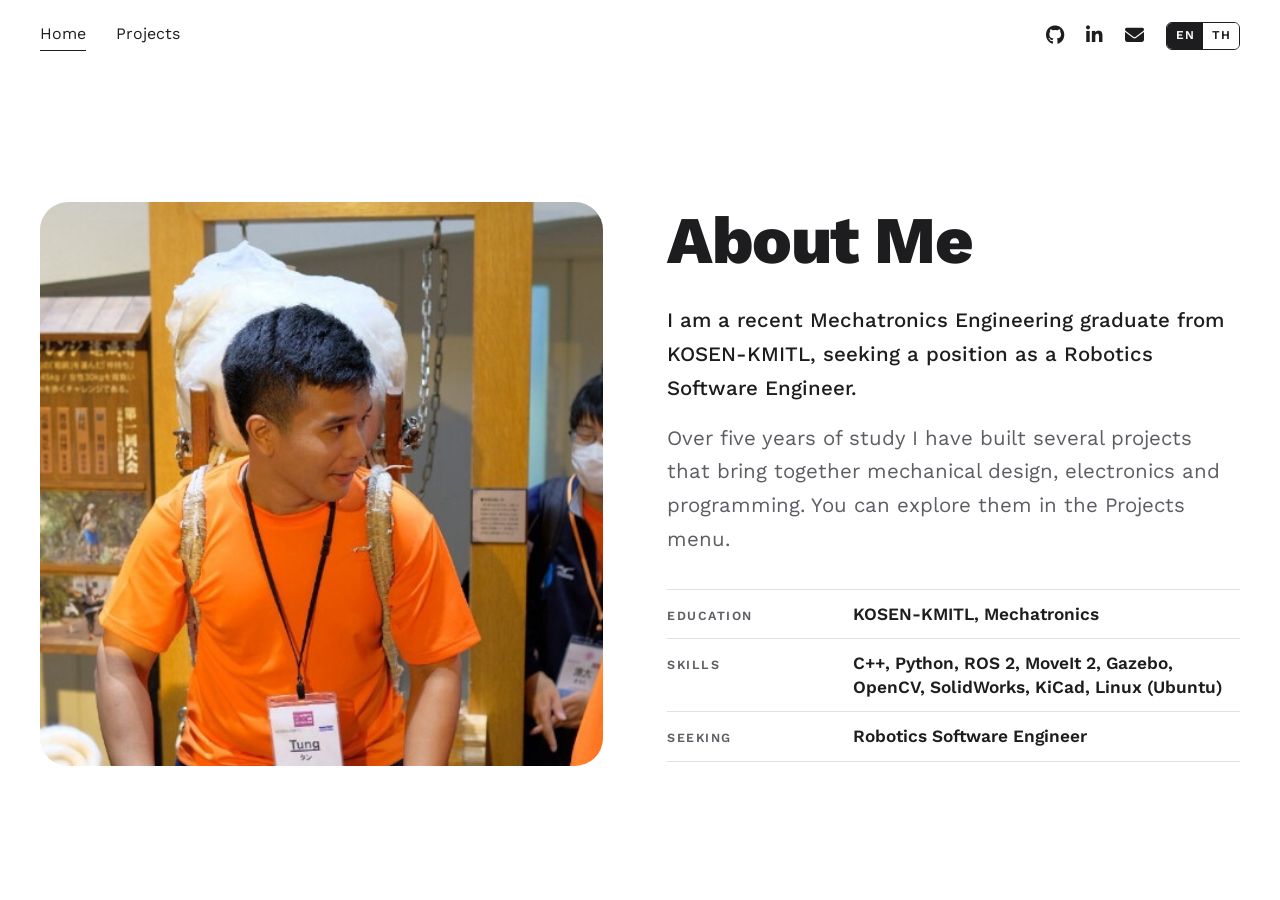
<file: index.html>
<!doctype html>
<html lang="en">
<head>
  <meta charset="utf-8">
  <meta name="viewport" content="width=device-width, initial-scale=1">
  <title>Portfolio</title>
  <link rel="preconnect" href="https://fonts.googleapis.com">
  <link rel="preconnect" href="https://fonts.gstatic.com" crossorigin>
  <link rel="stylesheet" href="https://fonts.googleapis.com/css2?family=Work+Sans:wght@400;500;600;800&family=Noto+Sans+Thai:wght@400;500;700;800&family=JetBrains+Mono:wght@400&display=swap">
  <link rel="stylesheet" href="https://cdnjs.cloudflare.com/ajax/libs/font-awesome/6.5.1/css/all.min.css">
  <link rel="stylesheet" href="assets/css/style.css">
</head>
<body data-page="home">
  <div id="site-header"></div>
  <main id="app"></main>
  <script src="data/projects.js"></script>
  <script src="assets/js/main.js"></script>
</body>
</html>
</file>
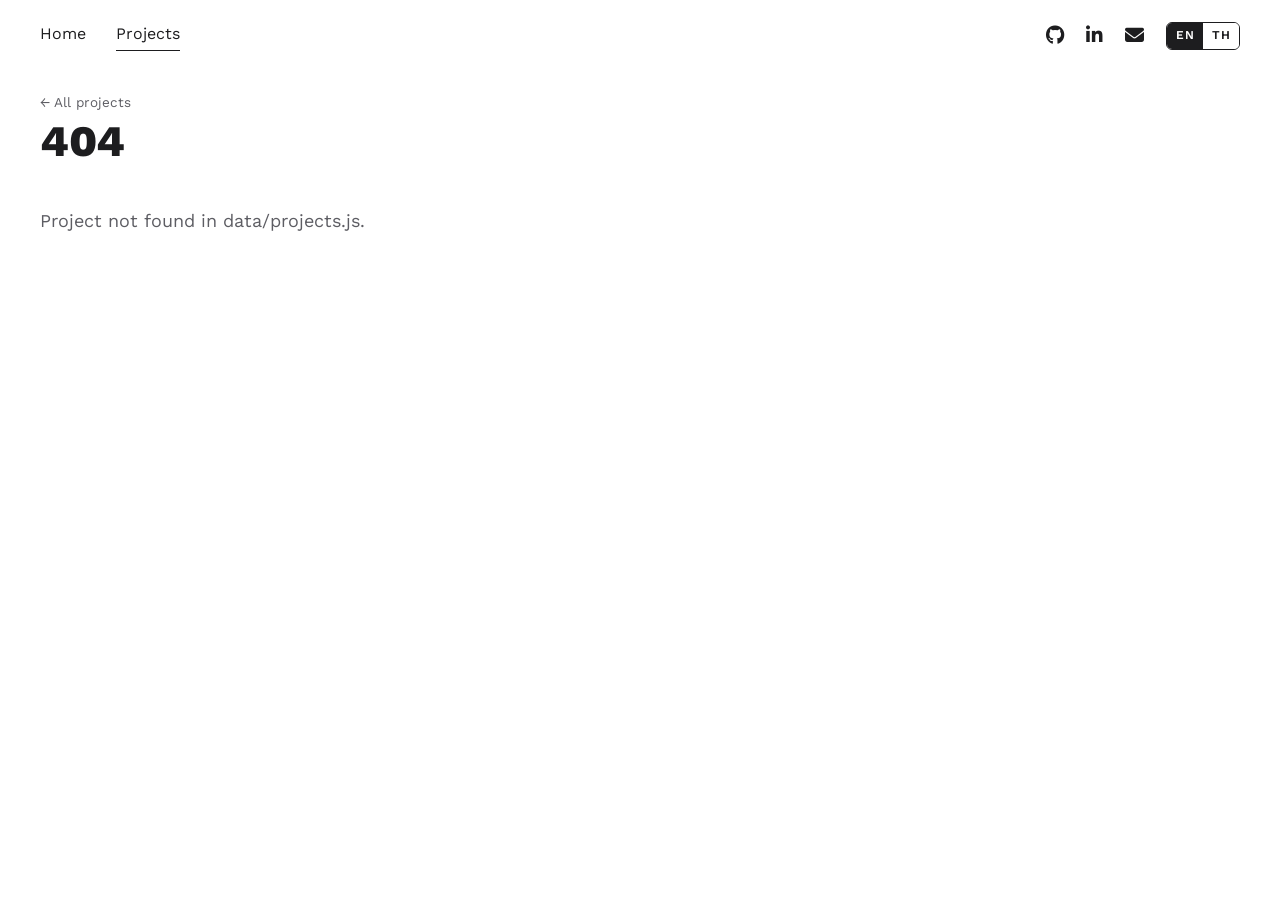
<file: project.html>
<!doctype html>
<html lang="en">
<head>
  <meta charset="utf-8">
  <meta name="viewport" content="width=device-width, initial-scale=1">
  <title>Portfolio</title>
  <link rel="preconnect" href="https://fonts.googleapis.com">
  <link rel="preconnect" href="https://fonts.gstatic.com" crossorigin>
  <link rel="stylesheet" href="https://fonts.googleapis.com/css2?family=Work+Sans:wght@400;500;600;800&family=Noto+Sans+Thai:wght@400;500;700;800&family=JetBrains+Mono:wght@400&display=swap">
  <link rel="stylesheet" href="https://cdnjs.cloudflare.com/ajax/libs/font-awesome/6.5.1/css/all.min.css">
  <link rel="stylesheet" href="assets/css/style.css">
</head>
<body data-page="project">
  <div id="site-header"></div>
  <main id="app"></main>
  <script src="data/projects.js"></script>
  <script src="assets/js/main.js"></script>
</body>
</html>
</file>
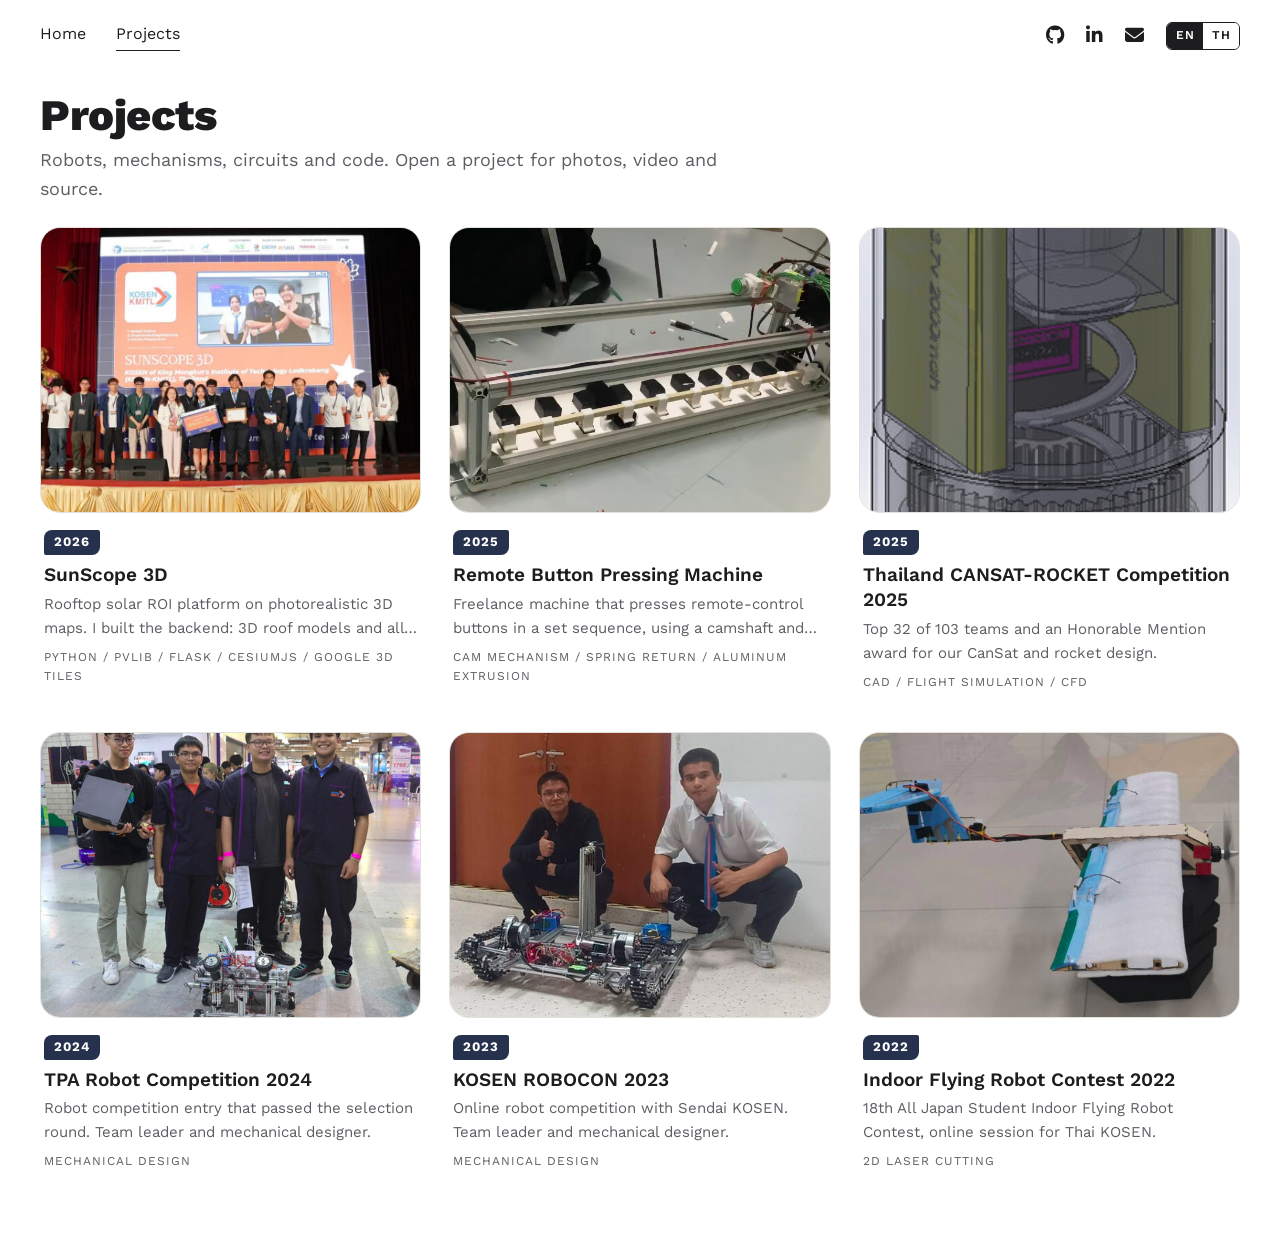
<file: projects.html>
<!doctype html>
<html lang="en">
<head>
  <meta charset="utf-8">
  <meta name="viewport" content="width=device-width, initial-scale=1">
  <title>Portfolio</title>
  <link rel="preconnect" href="https://fonts.googleapis.com">
  <link rel="preconnect" href="https://fonts.gstatic.com" crossorigin>
  <link rel="stylesheet" href="https://fonts.googleapis.com/css2?family=Work+Sans:wght@400;500;600;800&family=Noto+Sans+Thai:wght@400;500;700;800&family=JetBrains+Mono:wght@400&display=swap">
  <link rel="stylesheet" href="https://cdnjs.cloudflare.com/ajax/libs/font-awesome/6.5.1/css/all.min.css">
  <link rel="stylesheet" href="assets/css/style.css">
</head>
<body data-page="projects">
  <div id="site-header"></div>
  <main id="app"></main>
  <script src="data/projects.js"></script>
  <script src="assets/js/main.js"></script>
</body>
</html>
</file>
<file: assets/css/style.css>
/* Full-screen landscape portfolio. Every page fits one screen; flat colors, no gradients. */

:root {
  --bg: #ffffff;
  --soft: #f6f5f2;
  --ink: #1d1d1f;
  --muted: #5d5d63;
  --line: #e3e1dc;
  --navy: #26324d;
  --navy-hover: #1a2338;
  --on-navy: #ffffff;
  --radius: 28px;
  --hdr: 72px;
  --screen-h: calc(100vh - var(--hdr));
  --font: "Work Sans", "Noto Sans Thai", "Helvetica Neue", Arial, sans-serif;
  --mono: "JetBrains Mono", "Courier New", "Noto Sans Thai", monospace;
}
@supports (height: 100dvh) {
  :root { --screen-h: calc(100dvh - var(--hdr)); }
}

* { box-sizing: border-box; }

html, body { height: 100%; }

body {
  margin: 0;
  overflow: hidden;
  background: var(--bg);
  color: var(--ink);
  font-family: var(--font);
  font-size: 17px;
  line-height: 1.6;
}

a { color: inherit; }
img { max-width: 100%; }
button { font: inherit; color: inherit; }

/* ---------- Header ---------- */

.site-header {
  height: var(--hdr);
  display: flex;
  justify-content: space-between;
  align-items: center;
  gap: 16px;
  padding: 0 40px;
  max-width: 1320px;
  margin: 0 auto;
}
.nav-links { display: flex; gap: 30px; }
.nav-links a {
  text-decoration: none;
  font-size: 16px;
  padding-bottom: 3px;
  border-bottom: 1.5px solid transparent;
}
.nav-links a:hover { border-bottom-color: var(--muted); }
.nav-links a.active { border-bottom-color: var(--ink); }

.nav-right { display: flex; align-items: center; justify-content: flex-end; gap: 22px; }
.nav-right .social { font-size: 19px; text-decoration: none; }
.nav-right .social:hover { color: var(--muted); }

.lang-switch { display: flex; border: 1px solid var(--ink); border-radius: 6px; overflow: hidden; }
.lang-switch button {
  font-size: 12px;
  font-weight: 600;
  letter-spacing: 0.5px;
  padding: 3px 9px;
  border: 0;
  background: var(--bg);
  cursor: pointer;
}
.lang-switch button[aria-pressed="true"] { background: var(--ink); color: var(--bg); }

/* ---------- Arrow buttons ---------- */

.arrow {
  display: inline-flex;
  align-items: center;
  gap: 8px;
  height: 34px;
  padding: 0 14px;
  border: 1.5px solid var(--navy);
  border-radius: 12px 3px 12px 3px;
  color: var(--navy);
  background: var(--bg);
  text-decoration: none;
  font-size: 14px;
  font-weight: 600;
  white-space: nowrap;
  cursor: pointer;
}
.arrow:hover { background: var(--navy); color: var(--on-navy); }
.arrow.disabled { opacity: 0.3; pointer-events: none; }
.arrow.icon { width: 34px; padding: 0; justify-content: center; }

/* ---------- Screen ---------- */

#app { height: var(--screen-h); overflow: hidden; }

.screen {
  height: 100%;
  max-width: 1320px;
  margin: 0 auto;
  padding: 20px 40px 24px;
  display: flex;
  flex-direction: column;
  animation: enter .35s ease-out;
}
@keyframes enter { from { opacity: 0; transform: translateX(14px); } to { opacity: 1; transform: none; } }

.screen-head {
  flex: none;
  display: flex;
  justify-content: space-between;
  align-items: flex-end;
  gap: 24px;
  margin-bottom: 24px;
}
.screen-head h1 {
  font-size: clamp(28px, min(3.4vw, 6vh), 48px);
  font-weight: 800;
  letter-spacing: -0.5px;
  line-height: 1.1;
  margin: 0;
}
.screen-head .lead { margin: 6px 0 0; }
.screen-body { flex: 1; min-height: 0; position: relative; }

.label {
  font-size: 13px;
  font-weight: 600;
  text-transform: uppercase;
  letter-spacing: 2px;
  color: var(--muted);
  margin: 0 0 16px;
  padding-bottom: 8px;
  border-bottom: 1px solid var(--line);
}
h3 { font-size: 19px; font-weight: 600; margin: 0 0 4px; line-height: 1.3; }
.lead { color: var(--muted); max-width: 680px; font-size: 18px; }
.scroll-y { overflow-y: auto; }


/* ---------- Home hero ---------- */

.hero {
  display: grid;
  grid-template-columns: auto 1fr;
  gap: clamp(40px, 5vw, 80px);
  align-items: center;
}
.hero-photo img {
  display: block;
  width: min(calc(var(--screen-h) - 64px), 44vw, 620px);
  aspect-ratio: 1 / 1;
  object-fit: cover;
  border-radius: var(--radius);
}
.hero-text { max-width: 640px; }
.eyebrow {
  display: flex;
  align-items: center;
  gap: 14px;
  font-size: 14px;
  font-weight: 600;
  text-transform: uppercase;
  letter-spacing: 2.5px;
  color: var(--navy);
  margin-bottom: min(14px, 1.6vh);
}
.eyebrow::before { content: ""; width: 36px; height: 2px; background: var(--navy); }
.hero-text h1 {
  font-size: clamp(40px, min(5.2vw, 9.5vh), 80px);
  font-weight: 800;
  line-height: 1.05;
  letter-spacing: -1.5px;
  margin: 0 0 min(28px, 3.4vh);
}
.intro p {
  font-size: clamp(17px, min(1.6vw, 2.7vh), 21px);
  line-height: 1.65;
  color: var(--muted);
  margin: 0 0 min(16px, 1.8vh);
}
.intro p:first-child { color: var(--ink); font-weight: 500; }

.facts { margin: min(32px, 4vh) 0 0; border-top: 1px solid var(--line); }
.facts > div {
  display: grid;
  grid-template-columns: 170px 1fr;
  gap: 16px;
  align-items: baseline;
  padding: min(12px, 1.5vh) 0;
  border-bottom: 1px solid var(--line);
}
.facts dt { font-size: 12.5px; font-weight: 600; text-transform: uppercase; letter-spacing: 1.5px; color: var(--muted); }
.facts dd { margin: 0; font-size: clamp(16px, min(1.35vw, 2.4vh), 19px); font-weight: 600; line-height: 1.4; }


/* ---------- Buttons ---------- */

.btn-col { display: flex; flex-direction: column; align-items: center; gap: 10px; margin-top: min(28px, 3vh); }
.btn-row { display: flex; flex-wrap: wrap; gap: 10px; }

.btn {
  display: inline-block;
  min-width: 156px;
  padding: 7px 26px;
  background: var(--navy);
  color: var(--on-navy);
  border: 0;
  text-align: center;
  text-decoration: none;
  text-transform: uppercase;
  font-size: 13.5px;
  font-weight: 600;
  letter-spacing: 1px;
  border-radius: 14px 3px 14px 3px;
  cursor: pointer;
}
.btn:hover { background: var(--navy-hover); }
.btn.outline { background: transparent; color: var(--navy); box-shadow: inset 0 0 0 1.5px var(--navy); }
.btn.outline:hover { background: var(--navy); color: var(--on-navy); }

/* ---------- Key/value tables ---------- */

.kv { border-collapse: collapse; }
.kv th, .kv td { text-align: left; padding: 5px 24px 5px 0; vertical-align: top; }
.kv th { font-weight: 500; color: var(--muted); white-space: nowrap; }
.kv a { text-decoration: none; border-bottom: 1px solid var(--line); }
.kv a:hover { border-bottom-color: var(--ink); }

/* ---------- Project cards ---------- */

.cards {
  display: grid;
  grid-template-columns: repeat(auto-fill, minmax(320px, 1fr));
  gap: 40px 28px;
}
.card { text-decoration: none; display: flex; flex-direction: column; min-height: 0; }
.card-img {
  aspect-ratio: 4 / 3;
  border-radius: 20px;
  overflow: hidden;
  background: var(--soft);
  border: 1px solid var(--line);
}
.card-img img { width: 100%; height: 100%; object-fit: cover; display: block; transition: transform .3s; }
.card:hover .card-img img { transform: scale(1.03); }
.card-body { padding: 14px 4px 0; }
.card-body p { margin: 0 0 8px; color: var(--muted); font-size: 15px;
  display: -webkit-box; -webkit-line-clamp: 2; -webkit-box-orient: vertical; overflow: hidden; }
.year-label {
  display: inline-block;
  font-size: 13px;
  font-weight: 700;
  letter-spacing: 1px;
  padding: 2px 10px;
  margin-bottom: 8px;
  background: var(--navy);
  color: var(--on-navy);
  border-radius: 8px 2px 8px 2px;
}
.screen-head .year-label { margin: 0 0 0 12px; vertical-align: middle; }
.tags { font-size: 12px; text-transform: uppercase; letter-spacing: 1px; color: var(--muted); }


/* ---------- Project detail ---------- */

.back { font-size: 13.5px; text-decoration: none; color: var(--muted); display: inline-block; margin-bottom: 4px; }
.back:hover { color: var(--ink); }

.pane { height: 100%; animation: enter .25s ease-out; }

.detail { display: grid; grid-template-columns: 1.35fr 1fr; gap: clamp(32px, 4vw, 64px); }
.detail.text-only { grid-template-columns: minmax(0, 760px); }
.detail-media { min-height: 0; }
.detail-text { min-height: 0; padding-right: 8px; }
.detail-text .lead { font-size: 21px; margin: 0 0 18px; color: var(--ink); font-weight: 500; }
.detail-text p { margin: 0 0 12px; }
.detail-text .kv { margin: 24px 0; }

.gallery { height: 100%; display: grid; grid-template-rows: minmax(0, 1fr) auto auto; gap: 12px; }
.stage { min-height: 0; display: flex; align-items: center; justify-content: flex-start; }
.stage a { display: contents; }
.stage img, .stage video { max-width: 100%; max-height: 100%; display: block; object-fit: contain; border-radius: 16px; }
.stage video, .stage iframe { width: 100%; height: 100%; border: 0; border-radius: 16px; background: #000; }
.cap { display: flex; justify-content: space-between; gap: 16px; font-size: 15px; color: var(--muted); }
.cap .count { font-weight: 600; color: var(--ink); white-space: nowrap; }
.gal-bar { display: flex; align-items: center; gap: 10px; }
.thumbs { display: flex; gap: 8px; flex: 1; overflow: hidden; }
.thumbs button {
  flex: none;
  width: 64px; height: 46px; padding: 0;
  border: 2px solid transparent;
  border-radius: 8px;
  overflow: hidden;
  background: var(--soft);
  opacity: 0.55;
  cursor: pointer;
}
.thumbs button:hover { opacity: 0.85; }
.thumbs button[aria-current="true"] { border-color: var(--navy); opacity: 1; }
.thumbs img { width: 100%; height: 100%; object-fit: cover; display: block; }

/* ---------- Source viewer ---------- */

.code-box {
  height: 100%;
  display: flex;
  flex-direction: column;
  border: 1px solid var(--line);
  border-radius: 16px;
  overflow: hidden;
}
.file-tabs { flex: none; display: flex; flex-wrap: wrap; gap: 6px; padding: 10px; background: var(--soft); border-bottom: 1px solid var(--line); }
.file-tabs button {
  font-family: var(--mono);
  font-size: 13px;
  padding: 4px 12px;
  border: 1px solid var(--line);
  border-radius: 8px;
  background: var(--bg);
  cursor: pointer;
}
.file-tabs button[aria-selected="true"] { background: var(--navy); border-color: var(--navy); color: var(--on-navy); }
.file-bar {
  flex: none;
  display: flex;
  justify-content: space-between;
  flex-wrap: wrap;
  gap: 8px;
  padding: 8px 14px;
  font-family: var(--mono);
  font-size: 12.5px;
  color: var(--muted);
  border-bottom: 1px solid var(--line);
}
.file-bar a { margin-left: 12px; }

pre.code {
  flex: 1;
  min-height: 0;
  margin: 0;
  overflow: auto;
  padding: 10px 0;
  font-family: var(--mono);
  font-size: 13px;
  line-height: 1.55;
  counter-reset: line;
  tab-size: 4;
}
pre.code .line { display: block; padding-right: 16px; white-space: pre; }
pre.code .line::before {
  counter-increment: line;
  content: counter(line);
  display: inline-block;
  width: 5ch;
  margin-right: 2ch;
  text-align: right;
  color: #a3a3a8;
  user-select: none;
}
pre.code .line:hover { background: var(--soft); }

/* ---------- Pages that scroll (Projects list) ---------- */

body.scroll-page { overflow: auto; height: auto; }
html:has(body.scroll-page) { height: auto; }
.scroll-page #app { height: auto; overflow: visible; }
.scroll-page .screen { height: auto; padding-bottom: 64px; }
.scroll-page #site-header { position: sticky; top: 0; z-index: 10; background: var(--bg); }

/* ---------- Medium screens ---------- */

@media (max-width: 1100px) {
  .site-header, .screen { padding-left: 24px; padding-right: 24px; }
  .nav-links { gap: 20px; }
  .nav-right .social { display: none; }
  .hero { gap: 32px; }
}

/* ---------- Phones / portrait: fall back to normal scrolling ---------- */

@media (max-width: 860px), (max-height: 500px) {
  body { overflow: auto; height: auto; }
  html { height: auto; }
  #app { height: auto; overflow: visible; }
  .site-header { height: auto; flex-wrap: wrap; padding: 14px 16px; }
  .screen { height: auto; padding: 16px; }
  .screen-head { flex-wrap: wrap; align-items: flex-start; }
  .hero { grid-template-columns: 1fr; gap: 16px; }
  .hero-photo img { width: 100%; max-width: 460px; margin: 0 auto; }
  .hero-text { padding: 24px 0; }
  .facts > div { grid-template-columns: 120px 1fr; }
  .detail { grid-template-columns: 1fr; gap: 32px; height: auto; }
  .cards { grid-template-columns: 1fr; }
  .gallery { height: auto; }
  .stage { height: 60vw; }
  .code-box { height: 70vh; }
}

@media (max-width: 480px) {
  .arrow .txt { display: none; }
}


@media (prefers-reduced-motion: reduce) {
  .screen, .pane { animation: none; }
  .card-img img { transition: none; }
}

/* Letter-spacing breaks up Thai script */
:lang(th) .label, :lang(th) .tags, :lang(th) .eyebrow, :lang(th) .facts dt,
:lang(th) .btn { letter-spacing: 0; }

/* Thai glyphs read smaller at the same size */
:lang(th) .facts dt { font-size: 14.5px; }
:lang(th) .eyebrow { font-size: 15px; }
</file>
